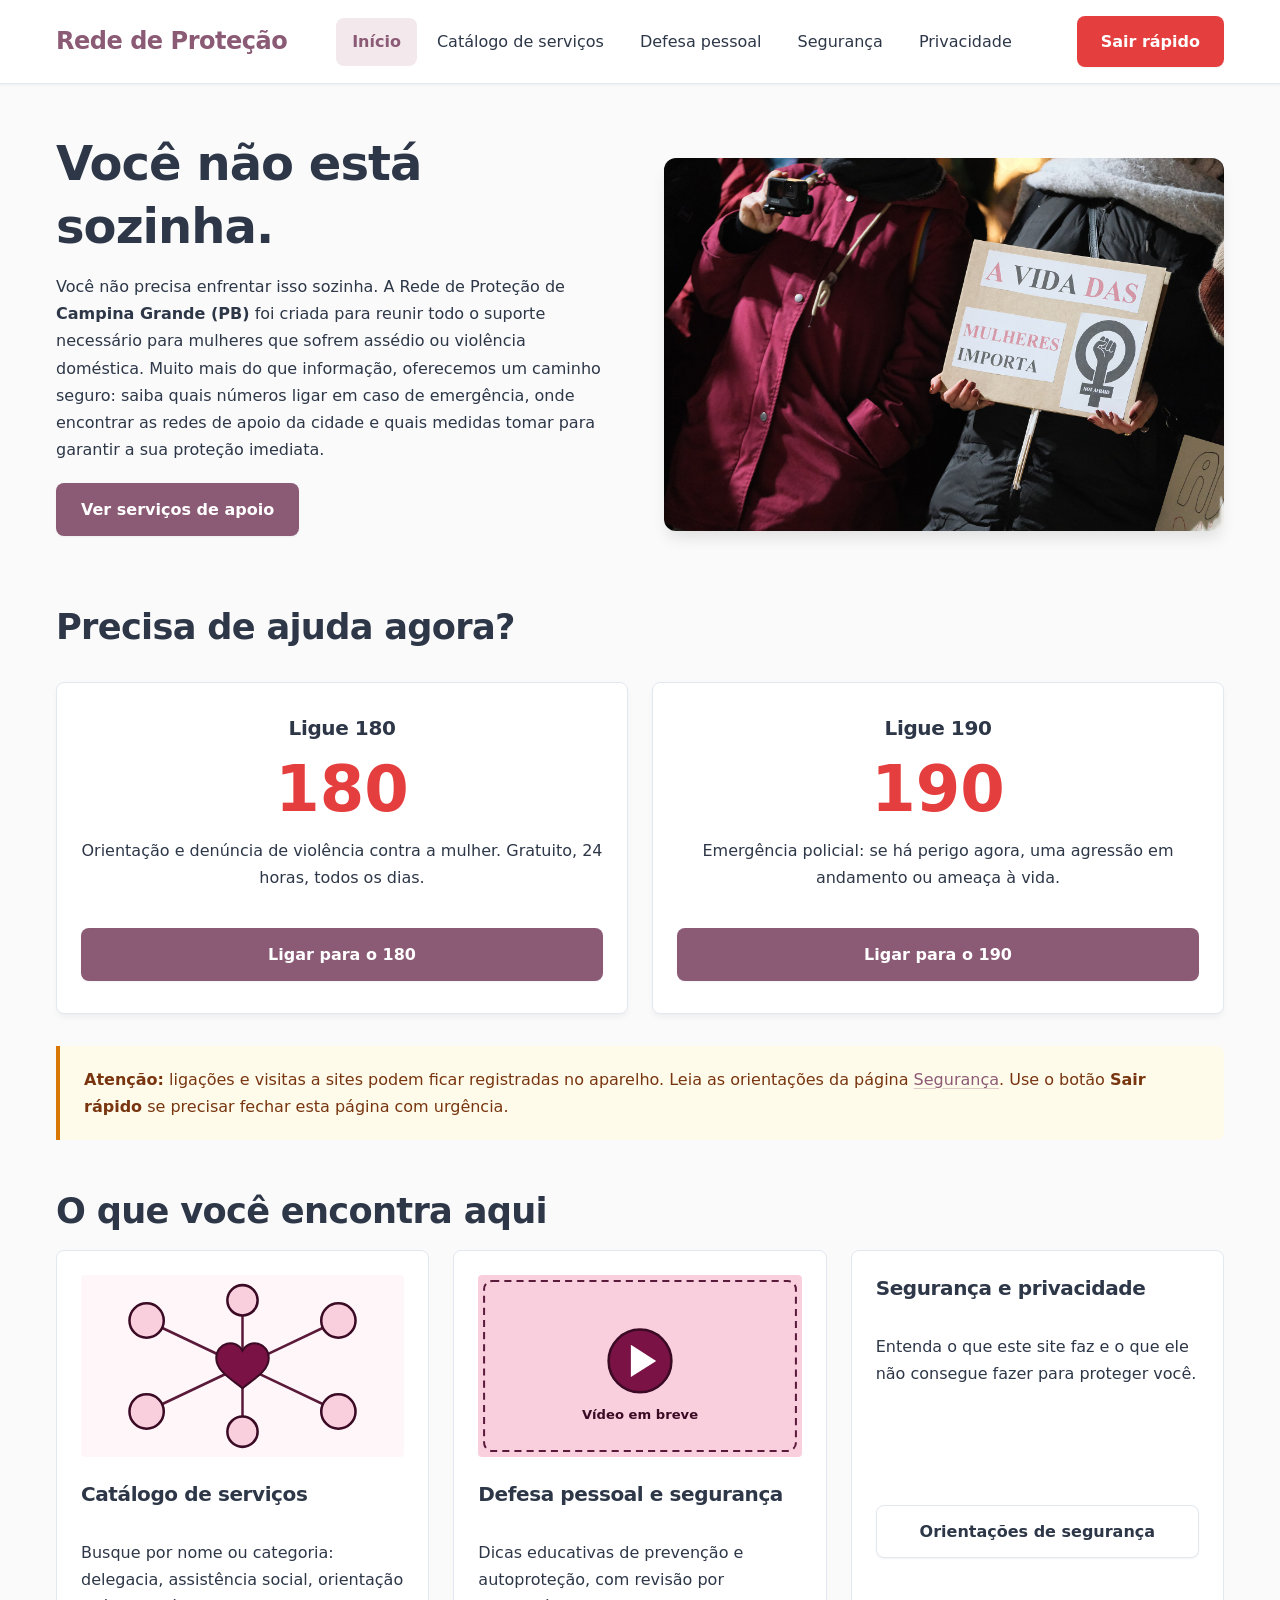
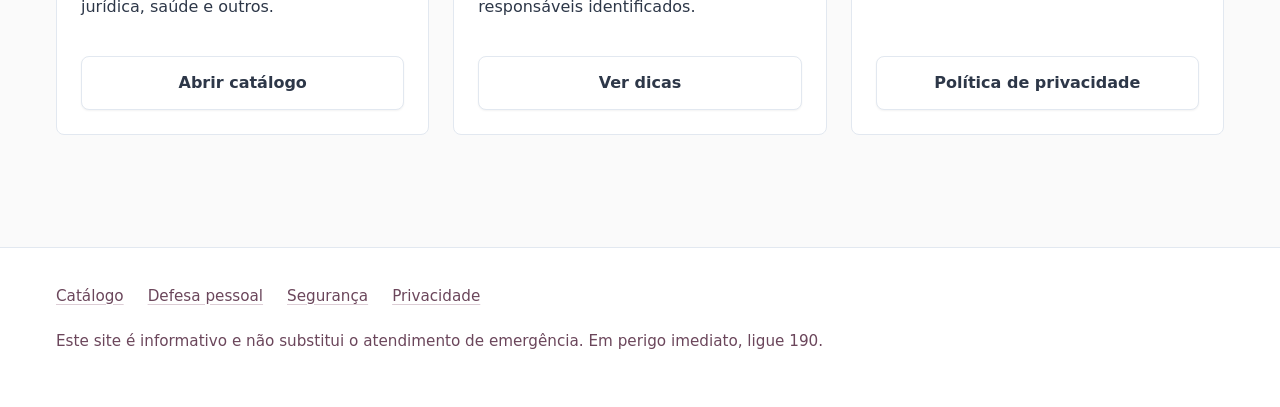
<file: index.html>
<!DOCTYPE html>
<html lang="pt-BR">
<head>
  <meta charset="utf-8">
  <meta name="viewport" content="width=device-width, initial-scale=1">
  <meta http-equiv="Content-Security-Policy" content="default-src 'self'; script-src 'self'; style-src 'self'; img-src 'self' data:; connect-src 'self'; frame-src 'none'; object-src 'none'; base-uri 'none'; form-action 'none'">
  <meta name="referrer" content="no-referrer">
  <meta name="robots" content="noindex">
  <title>Rede de Proteção — Início</title>
  <link rel="stylesheet" href="style.css">
</head>
<body>
  <a class="pular-conteudo" href="#conteudo">Pular para o conteúdo</a>

  <header class="topo">
    <div class="container topo__barra">
      <a class="marca" href="index.html">Rede de Proteção</a>
      <nav aria-label="Navegação principal">
        <ul class="menu">
          <li><a href="index.html" aria-current="page">Início</a></li>
          <li><a href="catalogo.html">Catálogo de serviços</a></li>
          <li><a href="defesa_pessoal.html">Defesa pessoal</a></li>
          <li><a href="seguranca.html">Segurança</a></li>
          <li><a href="privacidade.html">Privacidade</a></li>
        </ul>
      </nav>
      <a id="saida-rapida" class="botao botao--saida" href="https://www.google.com.br/" aria-label="Sair rápido: fecha esta página e abre um site neutro">Sair rápido</a>
    </div>
  </header>

  <main id="conteudo" class="container" tabindex="-1">
    <section class="hero" aria-labelledby="titulo-principal">
      <div>
        <h1 id="titulo-principal">Você não está sozinha.</h1>
        <p>Você não precisa enfrentar isso sozinha. A Rede de Proteção de <strong>Campina Grande (PB)</strong> foi criada para reunir todo o suporte necessário para mulheres que sofrem assédio ou violência doméstica. Muito mais do que informação, oferecemos um caminho seguro: saiba quais números ligar em caso de emergência, onde encontrar as redes de apoio da cidade e quais medidas tomar para garantir a sua proteção imediata.</p>
        <p><a class="botao" href="catalogo.html">Ver serviços de apoio</a></p>
      </div>
      <div class="hero__imagem">
        <img src="img/2021_11_Manifestação_pela_eliminação_da_violência_contra_a_mulher_(51705616891).jpg" width="640" height="400" alt="Ilustração de duas mulheres se abraçando, representando acolhimento.">
      </div>
    </section>

    <section class="secao" aria-labelledby="titulo-emergencia">
      <h2 id="titulo-emergencia">Precisa de ajuda agora?</h2>
      <div class="emergencia">
        <article class="emergencia__item" aria-labelledby="t180">
          <h3 id="t180">Ligue 180</h3>
          <span class="emergencia__numero" aria-hidden="true">180</span>
          <p>Orientação e denúncia de violência contra a mulher. Gratuito, 24 horas, todos os dias.</p>
          <a class="botao" href="tel:180" aria-label="Ligar para o 180, Central de Atendimento à Mulher">Ligar para o 180</a>
        </article>
        <article class="emergencia__item" aria-labelledby="t190">
          <h3 id="t190">Ligue 190</h3>
          <span class="emergencia__numero" aria-hidden="true">190</span>
          <p>Emergência policial: se há perigo agora, uma agressão em andamento ou ameaça à vida.</p>
          <a class="botao" href="tel:190" aria-label="Ligar para o 190, emergência policial">Ligar para o 190</a>
        </article>
      </div>
      <div class="aviso" role="note">
        <p><strong>Atenção:</strong> ligações e visitas a sites podem ficar registradas no aparelho. Leia as orientações da página <a href="seguranca.html">Segurança</a>. Use o botão <strong>Sair rápido</strong> se precisar fechar esta página com urgência.</p>
      </div>
    </section>

    <section class="secao" aria-labelledby="titulo-o-que-fazemos">
      <h2 id="titulo-o-que-fazemos">O que você encontra aqui</h2>
      <ul class="grade">
        <li class="card">
          <div class="card__imagem"><img src="img/rede.svg" width="640" height="360" alt="" ></div>
          <h3>Catálogo de serviços</h3>
          <p>Busque por nome ou categoria: delegacia, assistência social, orientação jurídica, saúde e outros.</p>
          <a class="botao botao--secundario" href="catalogo.html">Abrir catálogo</a>
        </li>
        <li class="card">
          <div class="card__imagem"><img src="img/video-capa.svg" width="640" height="360" alt=""></div>
          <h3>Defesa pessoal e segurança</h3>
          <p>Dicas educativas de prevenção e autoproteção, com revisão por responsáveis identificados.</p>
          <a class="botao botao--secundario" href="defesa_pessoal.html">Ver dicas</a>
        </li>
        <li class="card">
          <h3>Segurança e privacidade</h3>
          <p>Entenda o que este site faz e o que ele não consegue fazer para proteger você.</p>
          <a class="botao botao--secundario" href="seguranca.html">Orientações de segurança</a>
          <a class="botao botao--secundario" href="privacidade.html">Política de privacidade</a>
        </li>
      </ul>
    </section>
  </main>

  <footer class="rodape">
    <div class="container">
      <ul>
        <li><a href="catalogo.html">Catálogo</a></li>
        <li><a href="defesa_pessoal.html">Defesa pessoal</a></li>
        <li><a href="seguranca.html">Segurança</a></li>
        <li><a href="privacidade.html">Privacidade</a></li>
      </ul>
      <p>Este site é informativo e não substitui o atendimento de emergência. Em perigo imediato, ligue 190.</p>
    </div>
  </footer>

  <script type="module" src="comum.js"></script>
</body>
</html>
</file>
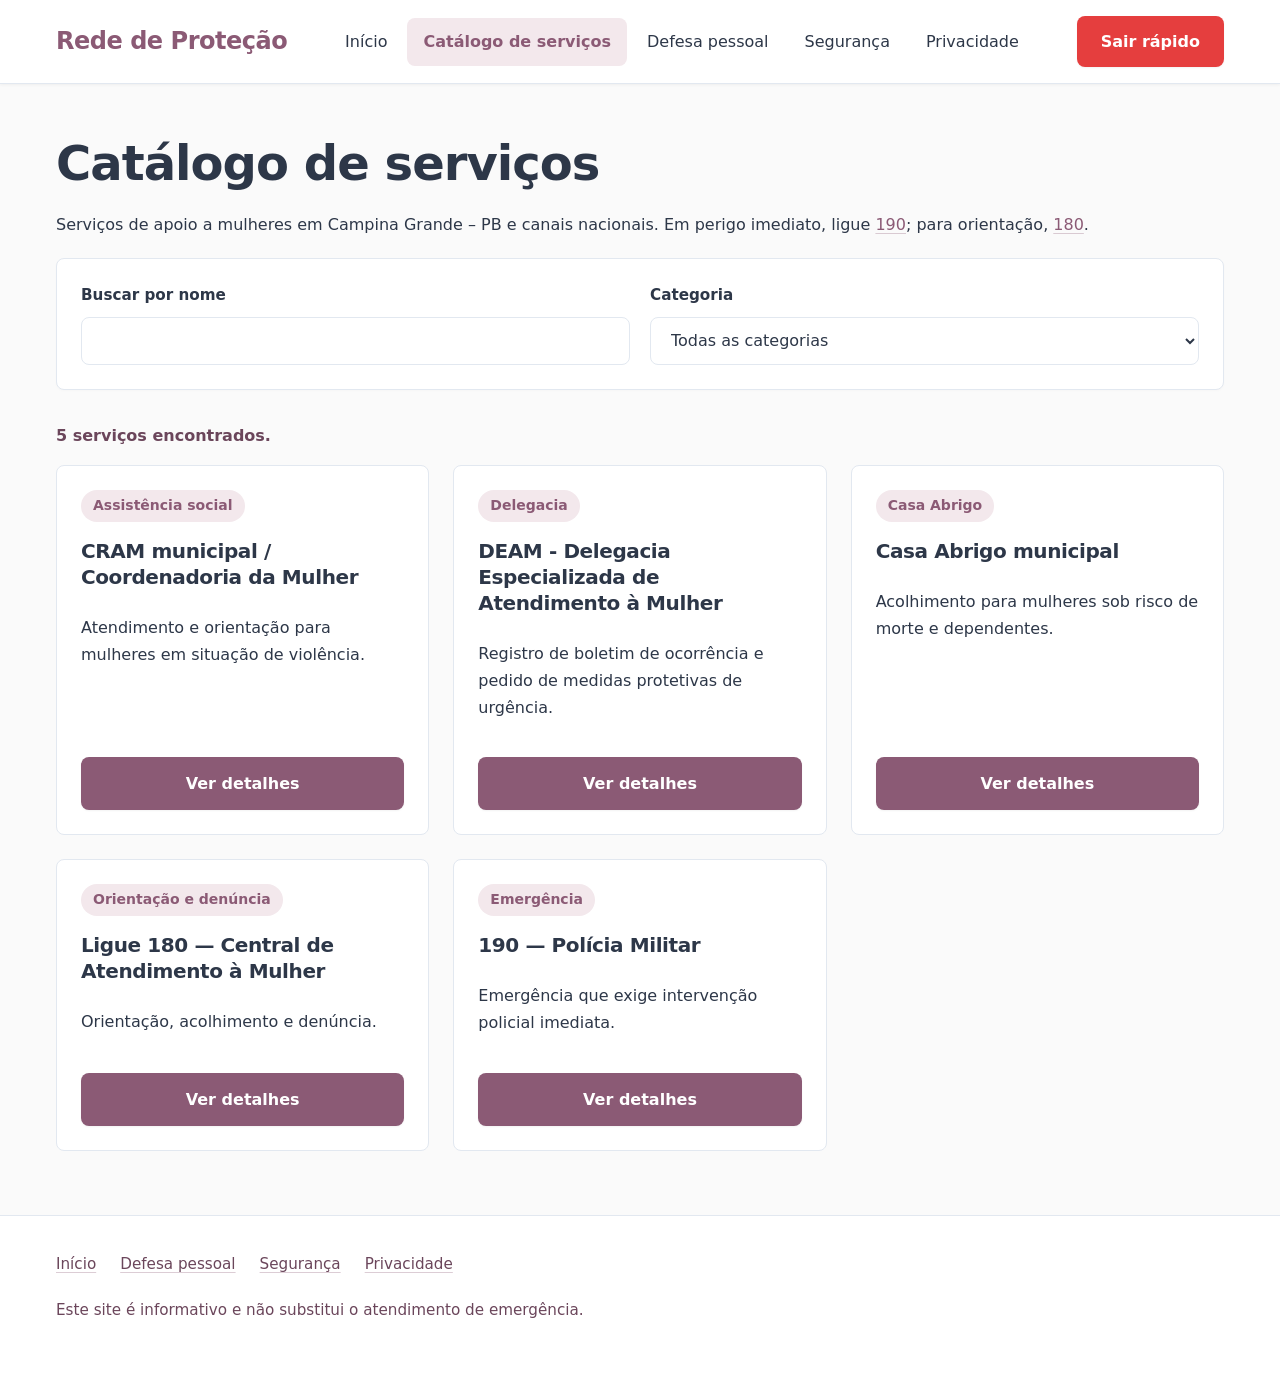
<file: catalogo.html>
<!DOCTYPE html>
<html lang="pt-BR">
<head>
  <meta charset="utf-8">
  <meta name="viewport" content="width=device-width, initial-scale=1">
  <meta http-equiv="Content-Security-Policy" content="default-src 'self'; script-src 'self' 'unsafe-inline'; style-src 'self'; ...">    <meta name="robots" content="noindex">
  <title>Catálogo de serviços — Rede de Proteção</title>
  <link rel="stylesheet" href="style.css">
</head>
<body>
  <a class="pular-conteudo" href="#conteudo">Pular para o conteúdo</a>

  <header class="topo">
    <div class="container topo__barra">
      <a class="marca" href="index.html">Rede de Proteção</a>
      <nav aria-label="Navegação principal">
        <ul class="menu">
          <li><a href="index.html">Início</a></li>
          <li><a href="catalogo.html" aria-current="page">Catálogo de serviços</a></li>
          <li><a href="defesa_pessoal.html">Defesa pessoal</a></li>
          <li><a href="seguranca.html">Segurança</a></li>
          <li><a href="privacidade.html">Privacidade</a></li>
        </ul>
      </nav>
      <a id="saida-rapida" class="botao botao--saida" href="https://www.google.com.br/" aria-label="Sair rápido: fecha esta página e abre um site neutro">Sair rápido</a>
    </div>
  </header>

  <main id="conteudo" class="container" tabindex="-1">
    <h1>Catálogo de serviços</h1>
    <p>Serviços de apoio a mulheres em Campina Grande – PB e canais nacionais. Em perigo imediato, ligue <a href="tel:190">190</a>; para orientação, <a href="tel:180">180</a>.</p>

    <!-- Filtro local: não envia dados e nada do que é digitado é guardado. -->
    <form class="filtros" id="form-filtros" role="search" aria-label="Buscar serviços" novalidate>
      <div class="campo">
        <label for="busca-nome">Buscar por nome</label>
        <input type="search" id="busca-nome" name="nome" autocomplete="off" autocapitalize="off" spellcheck="false" aria-describedby="ajuda-busca">
        <p id="ajuda-busca" class="sr-only">Os resultados são atualizados enquanto você digita.</p>
      </div>
      <div class="campo">
        <label for="filtro-categoria">Categoria</label>
        <select id="filtro-categoria" name="categoria">
          <option value="">Todas as categorias</option>
        </select>
      </div>
    </form>

    <p id="status-busca" class="status" role="status" aria-live="polite"></p>
    <ul id="lista-servicos" class="grade" aria-label="Resultados"></ul>

    <noscript>
      <div class="aviso"><p>Este catálogo precisa de JavaScript. Enquanto isso, ligue <a href="tel:180">180</a> (orientação) ou <a href="tel:190">190</a> (emergência).</p></div>
    </noscript>
  </main>

  <footer class="rodape">
    <div class="container">
      <ul>
        <li><a href="index.html">Início</a></li>
        <li><a href="defesa_pessoal.html">Defesa pessoal</a></li>
        <li><a href="seguranca.html">Segurança</a></li>
        <li><a href="privacidade.html">Privacidade</a></li>
      </ul>
      <p>Este site é informativo e não substitui o atendimento de emergência.</p>
    </div>
  </footer>

  <script type="module" src="busca.js"></script>
</body>
</html>
</file>
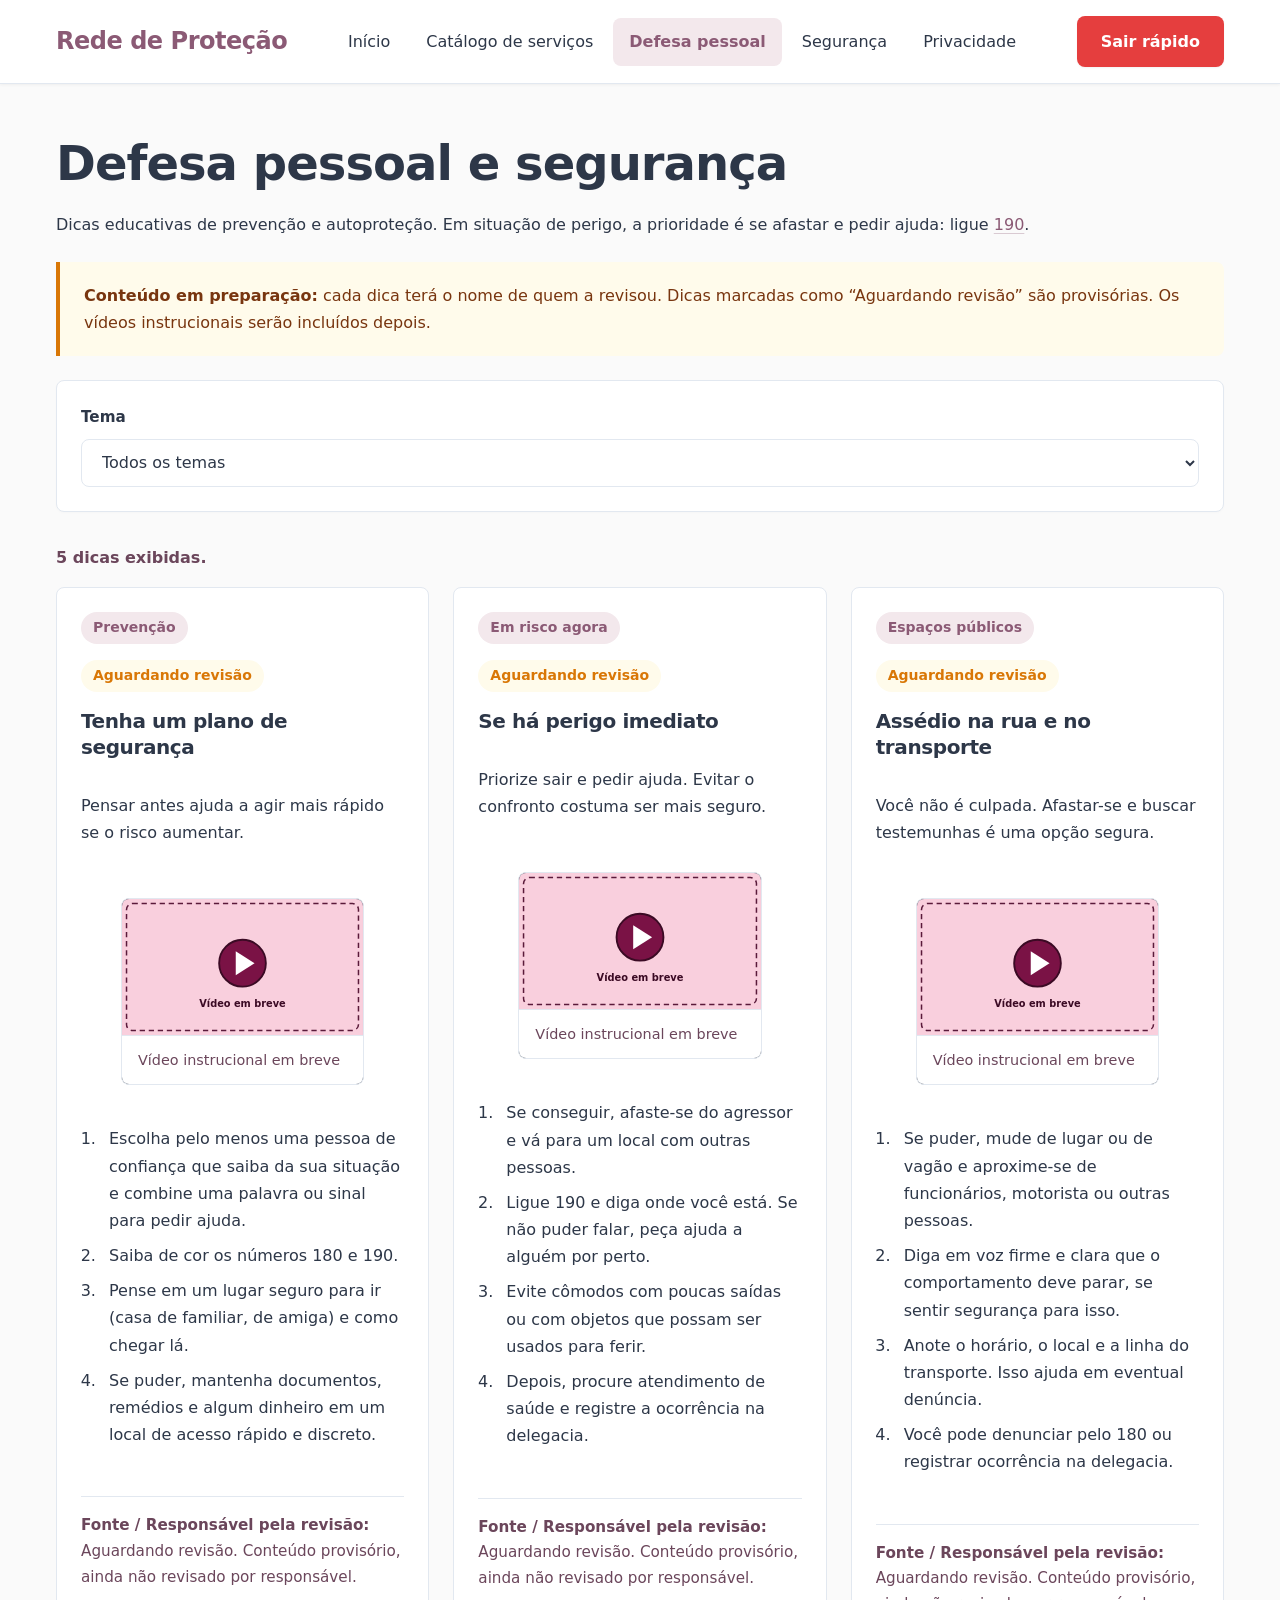
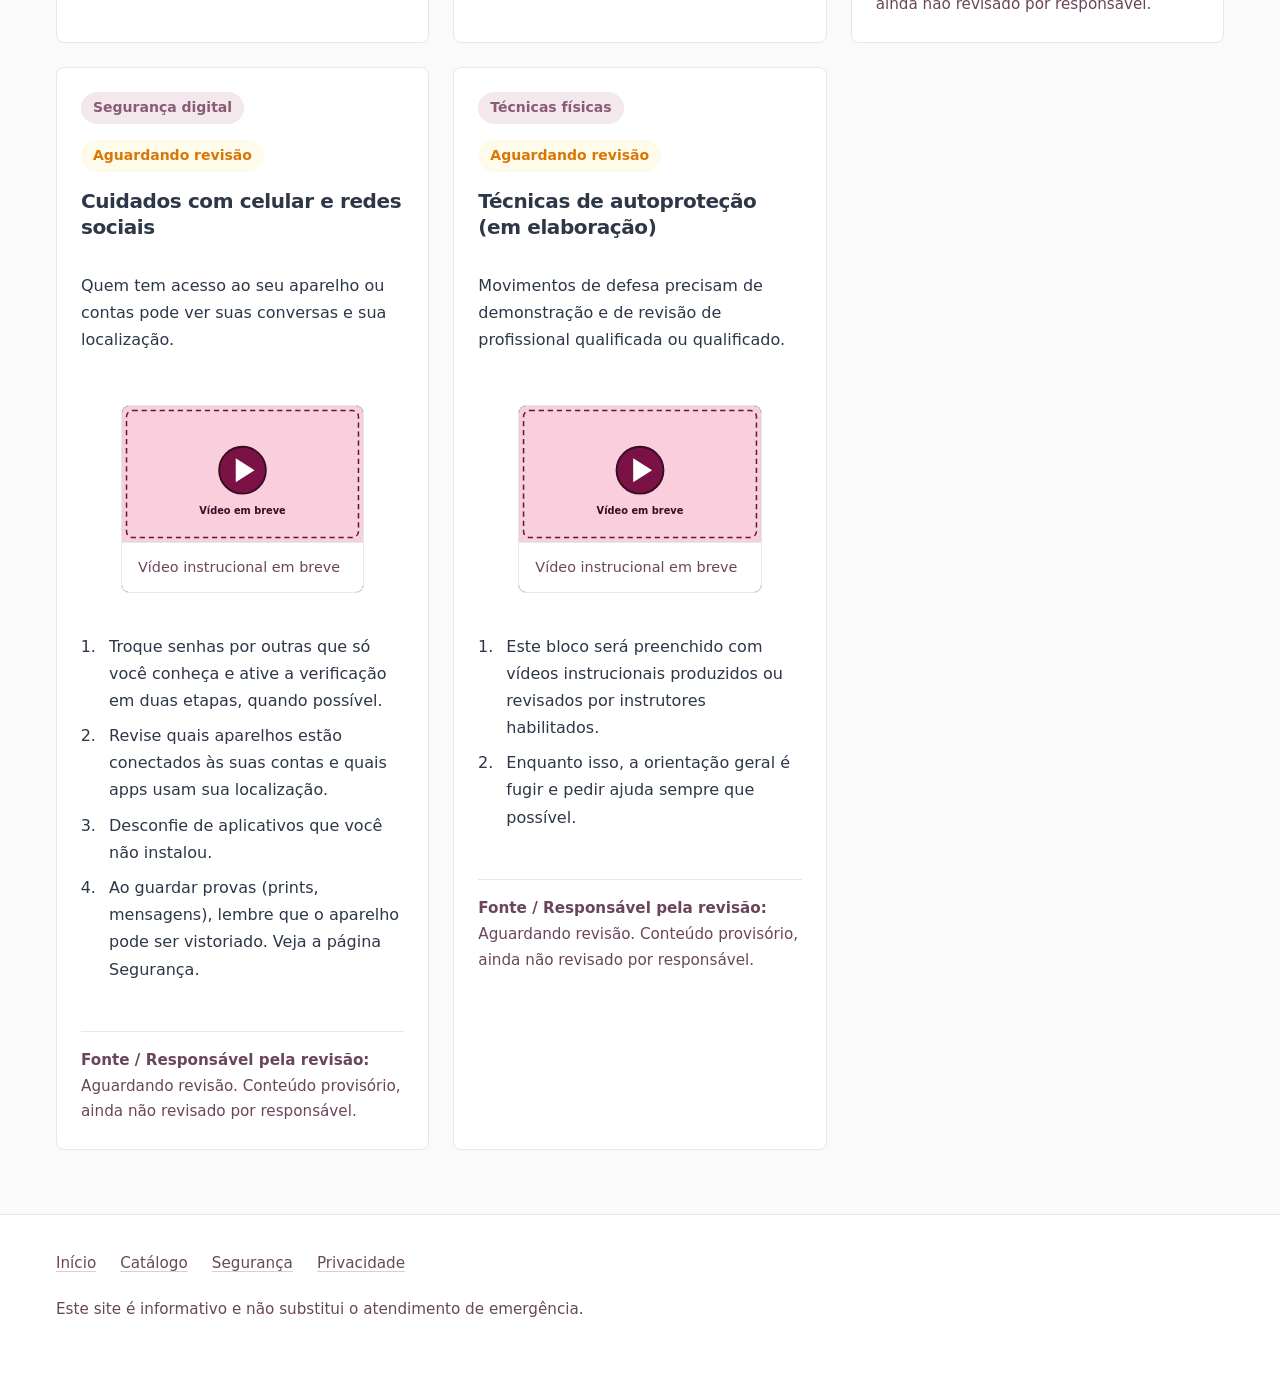
<file: defesa_pessoal.html>
<!DOCTYPE html>
<html lang="pt-BR">
<head>
  <meta charset="utf-8">
  <meta name="viewport" content="width=device-width, initial-scale=1">
  <!-- frame-src 'none': nenhum vídeo externo é carregado. Para liberar vídeos no futuro, veja o comentário em defesa.js. -->
  <meta http-equiv="Content-Security-Policy" content="default-src 'self'; script-src 'self'; style-src 'self'; img-src 'self' data:; connect-src 'self'; frame-src 'none'; object-src 'none'; base-uri 'none'; form-action 'none'">
  <meta name="referrer" content="no-referrer">
  <meta name="robots" content="noindex">
  <title>Defesa pessoal e segurança — Rede de Proteção</title>
  <link rel="stylesheet" href="style.css">
</head>
<body>
  <a class="pular-conteudo" href="#conteudo">Pular para o conteúdo</a>

  <header class="topo">
    <div class="container topo__barra">
      <a class="marca" href="index.html">Rede de Proteção</a>
      <nav aria-label="Navegação principal">
        <ul class="menu">
          <li><a href="index.html">Início</a></li>
          <li><a href="catalogo.html">Catálogo de serviços</a></li>
          <li><a href="defesa_pessoal.html" aria-current="page">Defesa pessoal</a></li>
          <li><a href="seguranca.html">Segurança</a></li>
          <li><a href="privacidade.html">Privacidade</a></li>
        </ul>
      </nav>
      <a id="saida-rapida" class="botao botao--saida" href="https://www.google.com.br/" aria-label="Sair rápido: fecha esta página e abre um site neutro">Sair rápido</a>
    </div>
  </header>

  <main id="conteudo" class="container" tabindex="-1">
    <h1>Defesa pessoal e segurança</h1>
    <p>Dicas educativas de prevenção e autoproteção. Em situação de perigo, a prioridade é se afastar e pedir ajuda: ligue <a href="tel:190">190</a>.</p>

    <div class="aviso" role="note">
      <p><strong>Conteúdo em preparação:</strong> cada dica terá o nome de quem a revisou. Dicas marcadas como “Aguardando revisão” são provisórias. Os vídeos instrucionais serão incluídos depois.</p>
    </div>

    <form class="filtros" id="form-dicas" aria-label="Filtrar dicas" novalidate>
      <div class="campo">
        <label for="filtro-dicas">Tema</label>
        <select id="filtro-dicas">
          <option value="">Todos os temas</option>
        </select>
      </div>
    </form>

    <p id="status-dicas" class="status" role="status" aria-live="polite"></p>
    <ul id="lista-dicas" class="grade" aria-label="Dicas de segurança"></ul>

    <noscript>
      <div class="aviso"><p>Esta página precisa de JavaScript. Em perigo, ligue <a href="tel:190">190</a>; para orientação, <a href="tel:180">180</a>.</p></div>
    </noscript>
  </main>

  <footer class="rodape">
    <div class="container">
      <ul>
        <li><a href="index.html">Início</a></li>
        <li><a href="catalogo.html">Catálogo</a></li>
        <li><a href="seguranca.html">Segurança</a></li>
        <li><a href="privacidade.html">Privacidade</a></li>
      </ul>
      <p>Este site é informativo e não substitui o atendimento de emergência.</p>
    </div>
  </footer>

  <script type="module" src="comum.js"></script>
  <script type="module" src="defesa.js"></script>
</body>
</html>
</file>
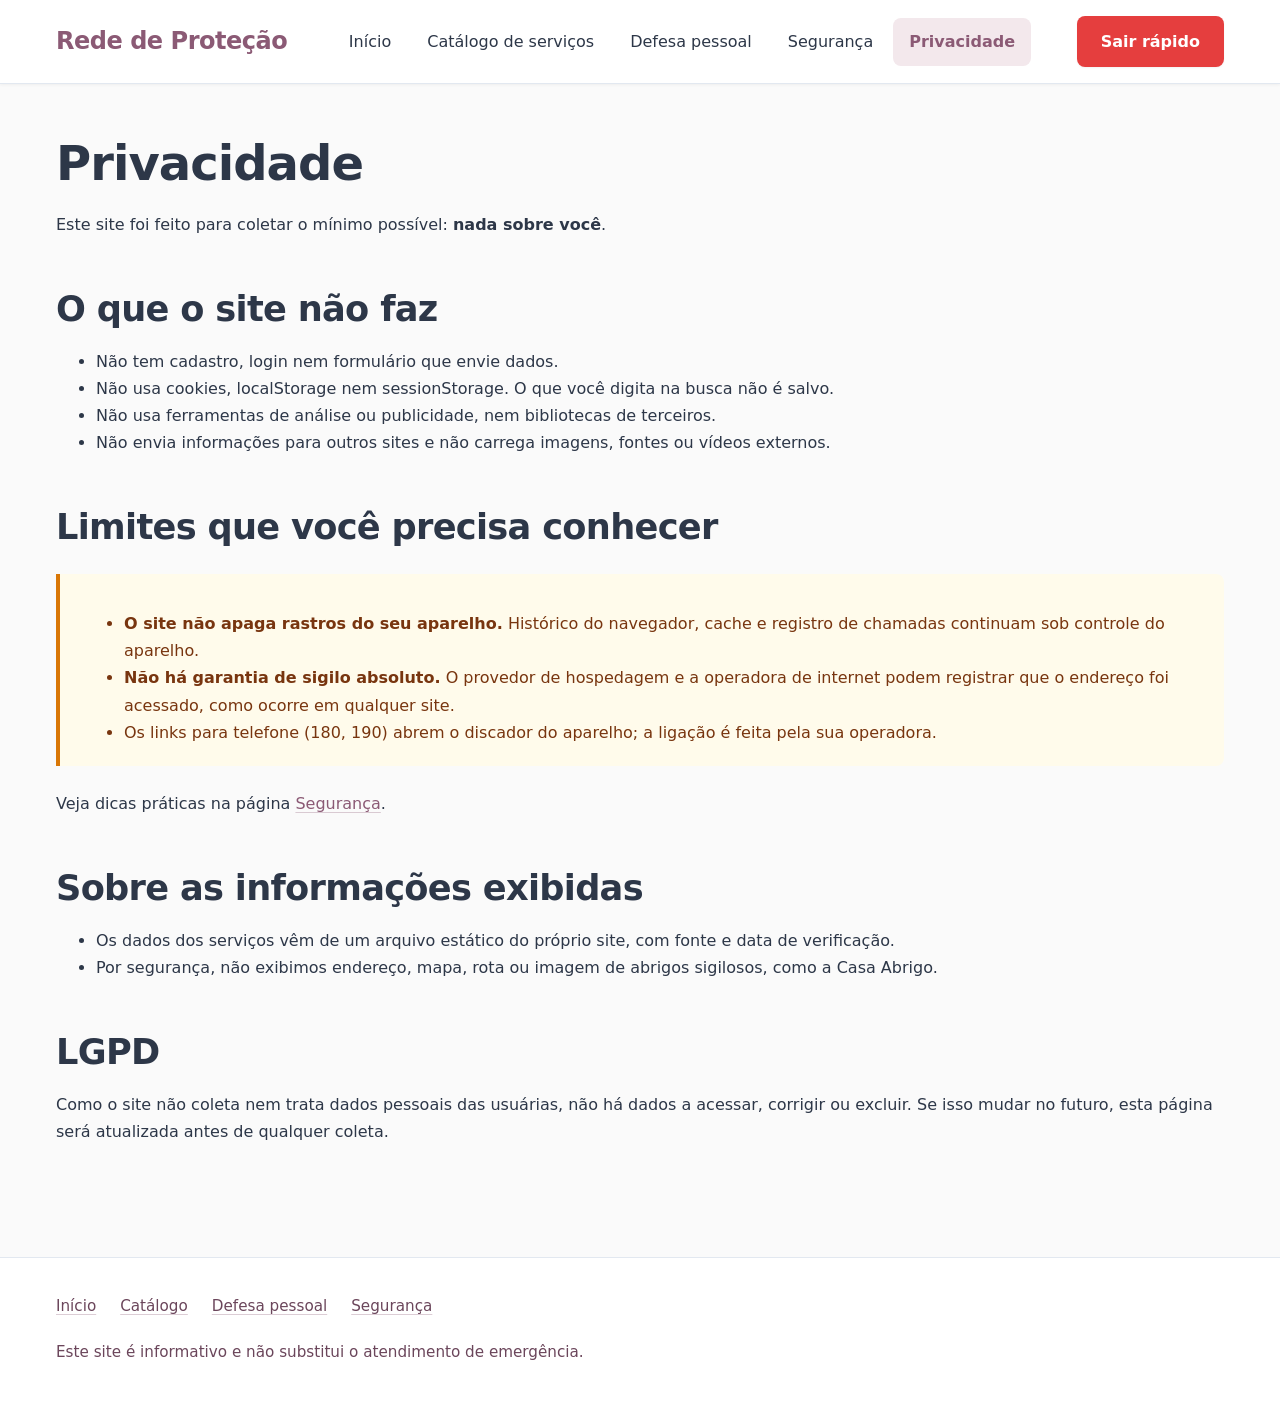
<file: privacidade.html>
<!DOCTYPE html>
<html lang="pt-BR">
<head>
  <meta charset="utf-8">
  <meta name="viewport" content="width=device-width, initial-scale=1">
  <meta http-equiv="Content-Security-Policy" content="default-src 'self'; script-src 'self'; style-src 'self'; img-src 'self' data:; connect-src 'self'; frame-src 'none'; object-src 'none'; base-uri 'none'; form-action 'none'">
  <meta name="referrer" content="no-referrer">
  <meta name="robots" content="noindex">
  <title>Privacidade — Rede de Proteção</title>
  <link rel="stylesheet" href="style.css">
</head>
<body>
  <a class="pular-conteudo" href="#conteudo">Pular para o conteúdo</a>

  <header class="topo">
    <div class="container topo__barra">
      <a class="marca" href="index.html">Rede de Proteção</a>
      <nav aria-label="Navegação principal">
        <ul class="menu">
          <li><a href="index.html">Início</a></li>
          <li><a href="catalogo.html">Catálogo de serviços</a></li>
          <li><a href="defesa_pessoal.html">Defesa pessoal</a></li>
          <li><a href="seguranca.html">Segurança</a></li>
          <li><a href="privacidade.html" aria-current="page">Privacidade</a></li>
        </ul>
      </nav>
      <a id="saida-rapida" class="botao botao--saida" href="https://www.google.com.br/" aria-label="Sair rápido: fecha esta página e abre um site neutro">Sair rápido</a>
    </div>
  </header>

  <main id="conteudo" class="container" tabindex="-1">
    <h1>Privacidade</h1>
    <p>Este site foi feito para coletar o mínimo possível: <strong>nada sobre você</strong>.</p>

    <section class="secao" aria-labelledby="h-nao-coletamos">
      <h2 id="h-nao-coletamos">O que o site não faz</h2>
      <ul>
        <li>Não tem cadastro, login nem formulário que envie dados.</li>
        <li>Não usa cookies, localStorage nem sessionStorage. O que você digita na busca não é salvo.</li>
        <li>Não usa ferramentas de análise ou publicidade, nem bibliotecas de terceiros.</li>
        <li>Não envia informações para outros sites e não carrega imagens, fontes ou vídeos externos.</li>
      </ul>
    </section>

    <section class="secao" aria-labelledby="h-limites">
      <h2 id="h-limites">Limites que você precisa conhecer</h2>
      <div class="aviso" role="note">
        <ul>
          <li><strong>O site não apaga rastros do seu aparelho.</strong> Histórico do navegador, cache e registro de chamadas continuam sob controle do aparelho.</li>
          <li><strong>Não há garantia de sigilo absoluto.</strong> O provedor de hospedagem e a operadora de internet podem registrar que o endereço foi acessado, como ocorre em qualquer site.</li>
          <li>Os links para telefone (180, 190) abrem o discador do aparelho; a ligação é feita pela sua operadora.</li>
        </ul>
      </div>
      <p>Veja dicas práticas na página <a href="seguranca.html">Segurança</a>.</p>
    </section>

    <section class="secao" aria-labelledby="h-dados">
      <h2 id="h-dados">Sobre as informações exibidas</h2>
      <ul>
        <li>Os dados dos serviços vêm de um arquivo estático do próprio site, com fonte e data de verificação.</li>
        <li>Por segurança, não exibimos endereço, mapa, rota ou imagem de abrigos sigilosos, como a Casa Abrigo.</li>
      </ul>
    </section>

    <section class="secao" aria-labelledby="h-lgpd">
      <h2 id="h-lgpd">LGPD</h2>
      <p>Como o site não coleta nem trata dados pessoais das usuárias, não há dados a acessar, corrigir ou excluir. Se isso mudar no futuro, esta página será atualizada antes de qualquer coleta.</p>
    </section>
  </main>

  <footer class="rodape">
    <div class="container">
      <ul>
        <li><a href="index.html">Início</a></li>
        <li><a href="catalogo.html">Catálogo</a></li>
        <li><a href="defesa_pessoal.html">Defesa pessoal</a></li>
        <li><a href="seguranca.html">Segurança</a></li>
      </ul>
      <p>Este site é informativo e não substitui o atendimento de emergência.</p>
    </div>
  </footer>

  <script type="module" src="comum.js"></script>
</body>
</html>
</file>
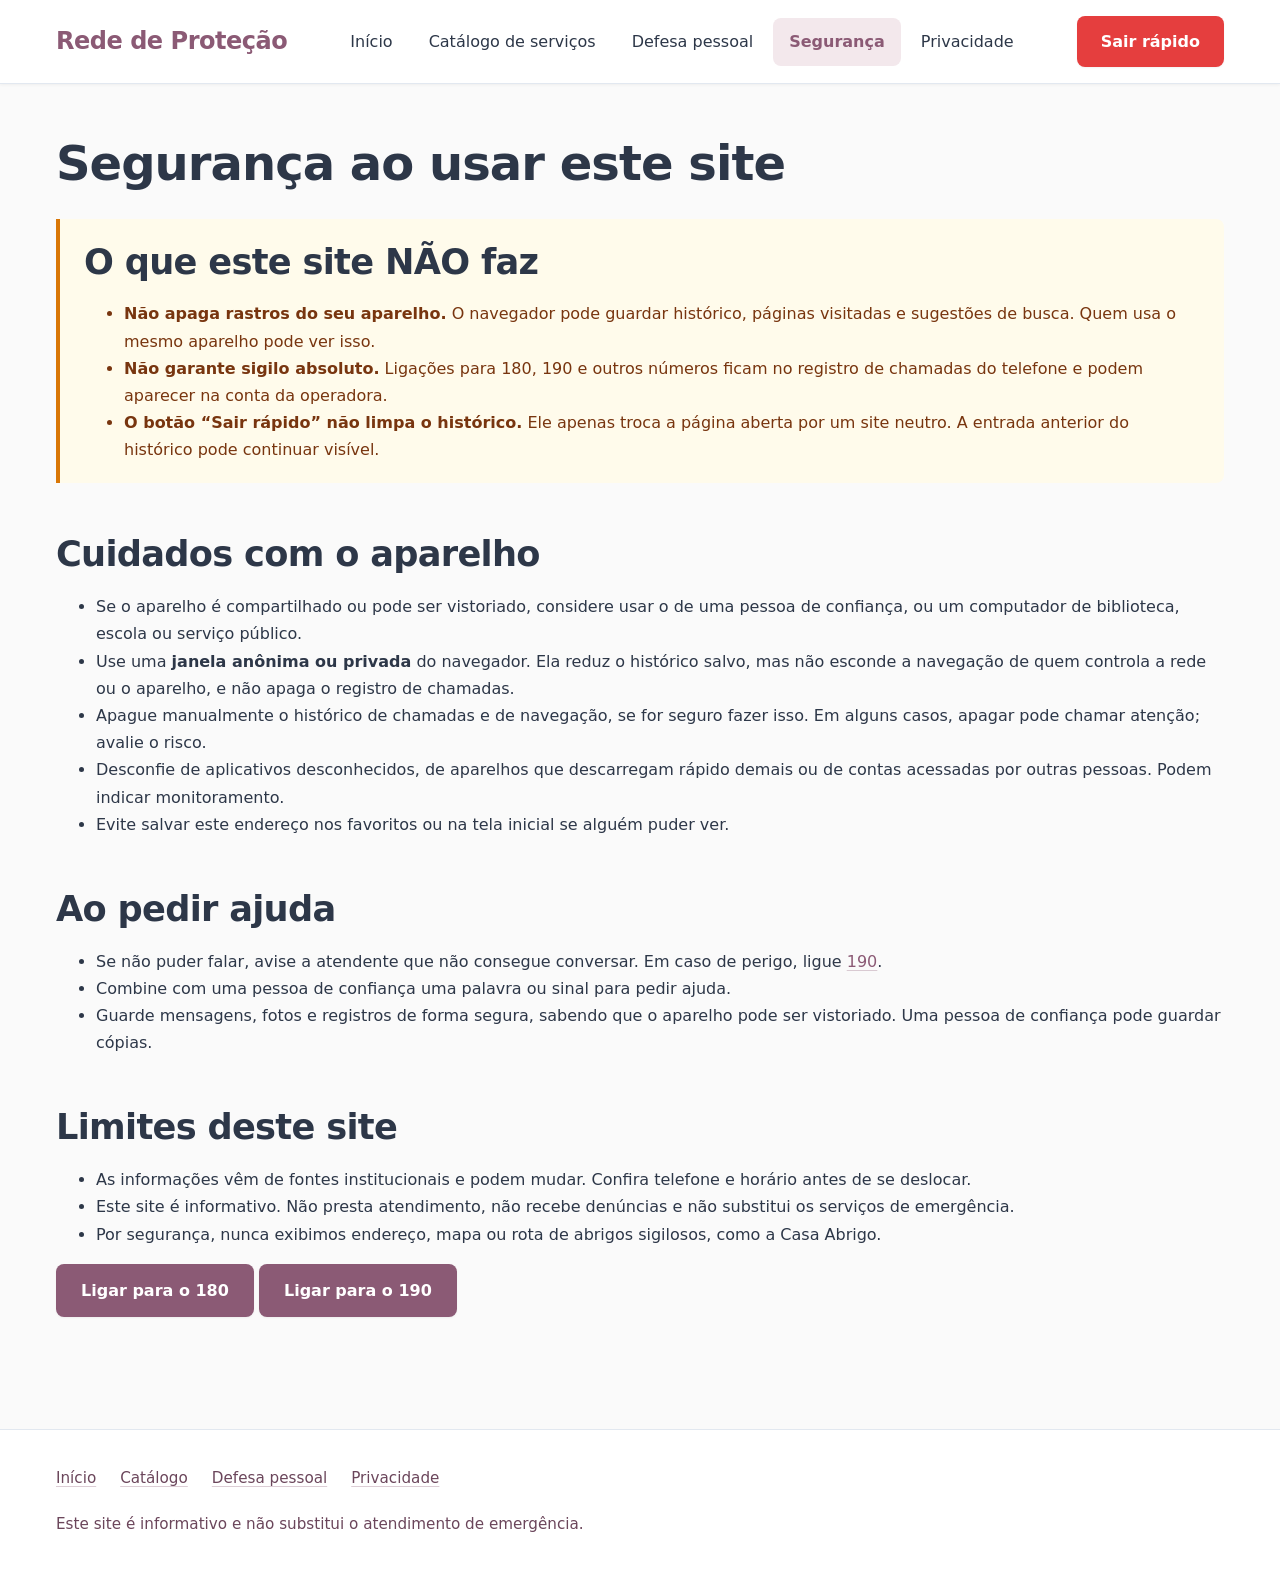
<file: seguranca.html>
<!DOCTYPE html>
<html lang="pt-BR">
<head>
  <meta charset="utf-8">
  <meta name="viewport" content="width=device-width, initial-scale=1">
  <meta http-equiv="Content-Security-Policy" content="default-src 'self'; script-src 'self'; style-src 'self'; img-src 'self' data:; connect-src 'self'; frame-src 'none'; object-src 'none'; base-uri 'none'; form-action 'none'">
  <meta name="referrer" content="no-referrer">
  <meta name="robots" content="noindex">
  <title>Segurança ao usar este site — Rede de Proteção</title>
  <link rel="stylesheet" href="style.css">
</head>
<body>
  <a class="pular-conteudo" href="#conteudo">Pular para o conteúdo</a>

  <header class="topo">
    <div class="container topo__barra">
      <a class="marca" href="index.html">Rede de Proteção</a>
      <nav aria-label="Navegação principal">
        <ul class="menu">
          <li><a href="index.html">Início</a></li>
          <li><a href="catalogo.html">Catálogo de serviços</a></li>
          <li><a href="defesa_pessoal.html">Defesa pessoal</a></li>
          <li><a href="seguranca.html" aria-current="page">Segurança</a></li>
          <li><a href="privacidade.html">Privacidade</a></li>
        </ul>
      </nav>
      <a id="saida-rapida" class="botao botao--saida" href="https://www.google.com.br/" aria-label="Sair rápido: fecha esta página e abre um site neutro">Sair rápido</a>
    </div>
  </header>

  <main id="conteudo" class="container" tabindex="-1">
    <h1>Segurança ao usar este site</h1>

    <div class="aviso" role="note">
      <h2>O que este site NÃO faz</h2>
      <ul>
        <li><strong>Não apaga rastros do seu aparelho.</strong> O navegador pode guardar histórico, páginas visitadas e sugestões de busca. Quem usa o mesmo aparelho pode ver isso.</li>
        <li><strong>Não garante sigilo absoluto.</strong> Ligações para 180, 190 e outros números ficam no registro de chamadas do telefone e podem aparecer na conta da operadora.</li>
        <li><strong>O botão “Sair rápido” não limpa o histórico.</strong> Ele apenas troca a página aberta por um site neutro. A entrada anterior do histórico pode continuar visível.</li>
      </ul>
    </div>

    <section class="secao" aria-labelledby="h-aparelho">
      <h2 id="h-aparelho">Cuidados com o aparelho</h2>
      <ul>
        <li>Se o aparelho é compartilhado ou pode ser vistoriado, considere usar o de uma pessoa de confiança, ou um computador de biblioteca, escola ou serviço público.</li>
        <li>Use uma <strong>janela anônima ou privada</strong> do navegador. Ela reduz o histórico salvo, mas não esconde a navegação de quem controla a rede ou o aparelho, e não apaga o registro de chamadas.</li>
        <li>Apague manualmente o histórico de chamadas e de navegação, se for seguro fazer isso. Em alguns casos, apagar pode chamar atenção; avalie o risco.</li>
        <li>Desconfie de aplicativos desconhecidos, de aparelhos que descarregam rápido demais ou de contas acessadas por outras pessoas. Podem indicar monitoramento.</li>
        <li>Evite salvar este endereço nos favoritos ou na tela inicial se alguém puder ver.</li>
      </ul>
    </section>

    <section class="secao" aria-labelledby="h-ligacao">
      <h2 id="h-ligacao">Ao pedir ajuda</h2>
      <ul>
        <li>Se não puder falar, avise a atendente que não consegue conversar. Em caso de perigo, ligue <a href="tel:190">190</a>.</li>
        <li>Combine com uma pessoa de confiança uma palavra ou sinal para pedir ajuda.</li>
        <li>Guarde mensagens, fotos e registros de forma segura, sabendo que o aparelho pode ser vistoriado. Uma pessoa de confiança pode guardar cópias.</li>
      </ul>
    </section>

    <section class="secao" aria-labelledby="h-limites">
      <h2 id="h-limites">Limites deste site</h2>
      <ul>
        <li>As informações vêm de fontes institucionais e podem mudar. Confira telefone e horário antes de se deslocar.</li>
        <li>Este site é informativo. Não presta atendimento, não recebe denúncias e não substitui os serviços de emergência.</li>
        <li>Por segurança, nunca exibimos endereço, mapa ou rota de abrigos sigilosos, como a Casa Abrigo.</li>
      </ul>
      <p><a class="botao" href="tel:180">Ligar para o 180</a> <a class="botao" href="tel:190">Ligar para o 190</a></p>
    </section>
  </main>

  <footer class="rodape">
    <div class="container">
      <ul>
        <li><a href="index.html">Início</a></li>
        <li><a href="catalogo.html">Catálogo</a></li>
        <li><a href="defesa_pessoal.html">Defesa pessoal</a></li>
        <li><a href="privacidade.html">Privacidade</a></li>
      </ul>
      <p>Este site é informativo e não substitui o atendimento de emergência.</p>
    </div>
  </footer>

  <script type="module" src="comum.js"></script>
</body>
</html>
</file>
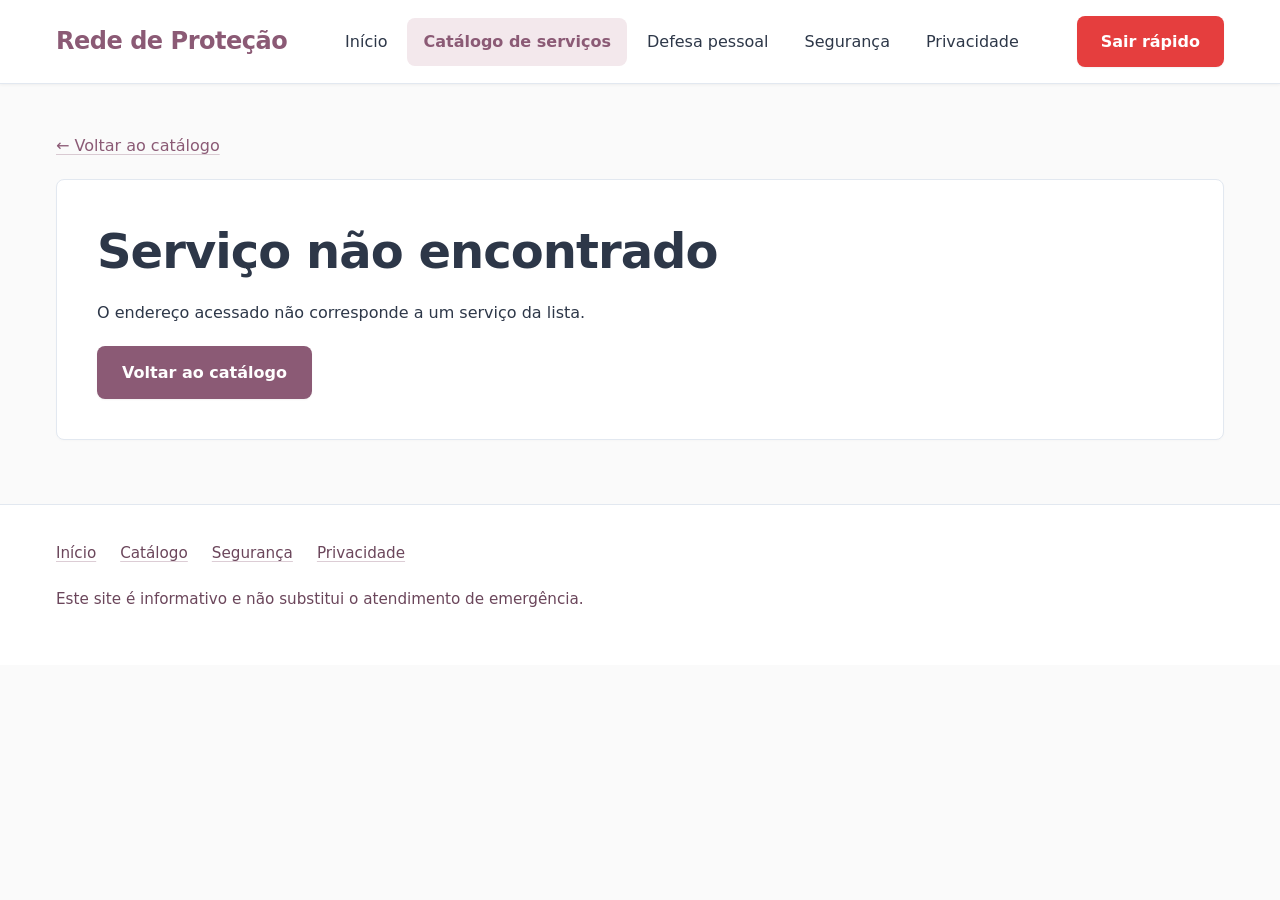
<file: servico.html>
<!DOCTYPE html>
<html lang="pt-BR">
<head>
  <meta charset="utf-8">
  <meta name="viewport" content="width=device-width, initial-scale=1">
  <meta http-equiv="Content-Security-Policy" content="default-src 'self'; script-src 'self'; style-src 'self'; img-src 'self' data:; connect-src 'self'; frame-src 'none'; object-src 'none'; base-uri 'none'; form-action 'none'">
  <meta name="referrer" content="no-referrer">
  <meta name="robots" content="noindex">
  <title>Detalhes do serviço — Rede de Proteção</title>
  <link rel="stylesheet" href="style.css">
</head>
<body>
  <a class="pular-conteudo" href="#conteudo">Pular para o conteúdo</a>

  <header class="topo">
    <div class="container topo__barra">
      <a class="marca" href="index.html">Rede de Proteção</a>
      <nav aria-label="Navegação principal">
        <ul class="menu">
          <li><a href="index.html">Início</a></li>
          <li><a href="catalogo.html" aria-current="page">Catálogo de serviços</a></li>
          <li><a href="defesa_pessoal.html">Defesa pessoal</a></li>
          <li><a href="seguranca.html">Segurança</a></li>
          <li><a href="privacidade.html">Privacidade</a></li>
        </ul>
      </nav>
      <a id="saida-rapida" class="botao botao--saida" href="https://www.google.com.br/" aria-label="Sair rápido: fecha esta página e abre um site neutro">Sair rápido</a>
    </div>
  </header>

  <main id="conteudo" class="container" tabindex="-1">
    <p><a href="catalogo.html">← Voltar ao catálogo</a></p>
    <div id="detalhe" class="detalhe" aria-live="polite">
      <p>Carregando…</p>
    </div>
    <noscript>
      <div class="aviso"><p>Esta página precisa de JavaScript. Ligue <a href="tel:180">180</a> (orientação) ou <a href="tel:190">190</a> (emergência).</p></div>
    </noscript>
  </main>

  <footer class="rodape">
    <div class="container">
      <ul>
        <li><a href="index.html">Início</a></li>
        <li><a href="catalogo.html">Catálogo</a></li>
        <li><a href="seguranca.html">Segurança</a></li>
        <li><a href="privacidade.html">Privacidade</a></li>
      </ul>
      <p>Este site é informativo e não substitui o atendimento de emergência.</p>
    </div>
  </footer>

  <script type="module" src="servico.js"></script>
</body>
</html>
</file>
<file: style.css>
/* Rede de Proteção — Estilos Refinados (Moderno, Fluido e Acessível) */

:root {
  /* Paleta de Cores Suavizada (Mais profissional e menos vibrante) */
  --fundo: #FAFAFA; /* Branco levemente acinzentado para reduzir fadiga visual */
  --fundo-card: #FFFFFF;
  --fundo-destaque: #F3E8EC; /* Rosa bem pálido e elegante */

  --texto: #2D3748; /* Cinza escuro ao invés de preto puro (mais confortável) */
  --texto-suave: #6B465B; /* Tom de vinho escuro e sóbrio */

  --borda: #E2E8F0; /* Cinza claro para bordas sutis */
  --borda-foco: #8B5A75; /* Vinho médio para interações */

  --acao: #8B5A75; /* Vinho elegante e menos agressivo */
  --acao-hover: #6B465B;
  --acao-texto: #FFFFFF;

  --alerta-fundo: #FFFBEB; /* Amarelo muito suave */
  --alerta-borda: #D97706; /* Laranja/âmbar fechado */

  --foco: #3182CE; /* Azul padrão de foco de acessibilidade (AAA) */
  --foco-anel: rgba(49, 130, 206, 0.4);

  --raio: 0.5rem; /* Bordas ligeiramente mais arredondadas e modernas */
  --espaco: 1.5rem;
  --alvo-min: 3rem;
  --largura: 76rem;

  /* Variáveis de Transição */
  --transicao-rapida: 0.2s ease-in-out;
  --transicao-suave: 0.3s cubic-bezier(0.4, 0, 0.2, 1);
}

*,
*::before,
*::after {
  box-sizing: border-box;
}

html {
  font-size: 100%;
  -webkit-text-size-adjust: 100%;
  text-size-adjust: 100%;
  scroll-behavior: smooth; /* Rolagem fluida */
}

body {
  margin: 0;
  font-family: "Inter", system-ui, -apple-system, "Segoe UI", Roboto, sans-serif;
  font-size: 1rem; /* Ajustado para um padrão mais moderno */
  line-height: 1.7;
  color: var(--texto);
  background: var(--fundo);
  overflow-wrap: anywhere;
  -webkit-font-smoothing: antialiased; /* Suaviza as fontes no Mac/iOS */
}

img,
svg {
  max-width: 100%;
  height: auto;
  display: block;
}

h1, h2, h3 {
  line-height: 1.3;
  color: var(--texto);
  margin: 0 0 1rem;
  font-weight: 700;
  letter-spacing: -0.02em; /* Deixa títulos maiores mais elegantes */
}
h1 { font-size: clamp(2rem, 1.5rem + 2vw, 3rem); }
h2 { font-size: clamp(1.5rem, 1.2rem + 1.5vw, 2.2rem); }
h3 { font-size: 1.25rem; }

p { margin: 0 0 1.25rem; }

a {
  color: var(--acao);
  text-decoration: underline;
  text-underline-offset: 0.2em;
  text-decoration-color: rgba(139, 90, 117, 0.3); /* Sublinhado translúcido */
  transition: all var(--transicao-rapida);
}
a:hover {
  color: var(--acao-hover);
  text-decoration-color: var(--acao-hover);
}

/* Foco visível aprimorado e modernizado */
:focus-visible {
  outline: 2px solid var(--foco);
  outline-offset: 2px;
  box-shadow: 0 0 0 4px var(--foco-anel);
  border-radius: var(--raio);
}

.sr-only {
  position: absolute;
  width: 1px;
  height: 1px;
  margin: -1px;
  padding: 0;
  overflow: hidden;
  clip: rect(0, 0, 0, 0);
  white-space: nowrap;
  border: 0;
}

.pular-conteudo {
  position: absolute;
  left: 1rem;
  top: -4rem;
  background: var(--acao);
  color: var(--acao-texto);
  padding: 0.75rem 1.25rem;
  border-radius: var(--raio);
  z-index: 100;
  box-shadow: 0 4px 6px -1px rgba(0, 0, 0, 0.1);
  transition: top var(--transicao-suave);
}
.pular-conteudo:focus { top: 1rem; color: var(--acao-texto); }

.container {
  width: 100%;
  max-width: var(--largura);
  margin-inline: auto;
  padding-inline: var(--espaco);
}

/* ---------- Cabeçalho / Barra de Menu Premium ---------- */
.topo {
  background: var(--fundo-card);
  border-bottom: 1px solid var(--borda);
  box-shadow: 0 1px 3px 0 rgba(0, 0, 0, 0.05); /* Sombra sutil para destacar a barra */
  position: sticky; /* Mantém o menu visível ao rolar a página */
  top: 0;
  z-index: 50;
}
.topo__barra {
  display: flex;
  flex-wrap: wrap;
  align-items: center;
  justify-content: space-between;
  gap: 1rem 2rem;
  padding-block: 1rem;
}
.marca {
  font-size: 1.5rem;
  font-weight: 800;
  color: var(--acao);
  text-decoration: none;
  letter-spacing: -0.02em;
}
.marca:hover {
  color: var(--acao-hover);
  text-decoration: none;
}

.menu {
  display: flex;
  flex-wrap: wrap;
  gap: 0.25rem;
  list-style: none;
  margin: 0;
  padding: 0;
}
.menu a {
  display: inline-flex;
  align-items: center;
  min-height: var(--alvo-min);
  padding: 0.5rem 1rem;
  border-radius: var(--raio);
  color: var(--texto);
  font-weight: 500; /* Reduzido de 600 para um visual mais limpo */
  text-decoration: none;
  transition: background-color var(--transicao-rapida), color var(--transicao-rapida);
}
.menu a:hover {
  background: var(--fundo-destaque);
  color: var(--acao-hover);
}
.menu a[aria-current="page"] {
  background: var(--fundo-destaque);
  color: var(--acao);
  font-weight: 600;
}

/* ---------- Botões ---------- */
.botao {
  display: inline-flex;
  align-items: center;
  justify-content: center;
  gap: 0.5rem;
  min-height: var(--alvo-min);
  padding: 0.75rem 1.5rem;
  font: inherit;
  font-weight: 600;
  text-align: center;
  text-decoration: none;
  color: var(--acao-texto);
  background: var(--acao);
  border: 1px solid transparent;
  border-radius: var(--raio);
  cursor: pointer;
  transition: all var(--transicao-rapida);
  box-shadow: 0 1px 2px 0 rgba(0, 0, 0, 0.05);
}
.botao:hover {
  background: var(--acao-hover);
  box-shadow: 0 4px 6px -1px rgba(0, 0, 0, 0.1), 0 2px 4px -1px rgba(0, 0, 0, 0.06);
  transform: translateY(-1px); /* Efeito de elevação sutil */
}
.botao:active {
  transform: translateY(0);
}
.botao--secundario {
  color: var(--texto);
  background: var(--fundo-card);
  border: 1px solid var(--borda);
}
.botao--secundario:hover {
  background: var(--fundo);
  border-color: var(--borda-foco);
  color: var(--acao);
}
.botao--saida {
  background: #E53E3E; /* Vermelho suave (padrão de alerta) */
  color: #fff;
  border: none;
}
.botao--saida:hover {
  background: #C53030;
  color: #fff;
}

/* ---------- Seções ---------- */
main { display: block; padding-block: 3rem 4rem; }
.secao { margin-block: 3rem; }

.hero {
  display: grid;
  grid-template-columns: repeat(auto-fit, minmax(min(100%, 24rem), 1fr));
  gap: 3rem;
  align-items: center;
}
.hero__imagem {
  border-radius: calc(var(--raio) * 1.5); /* Bordas mais suaves na imagem principal */
  background: var(--fundo-card);
  overflow: hidden;
  box-shadow: 0 10px 15px -3px rgba(0, 0, 0, 0.1); /* Sombra elegante */
}

/* ---------- Canais de emergência ---------- */
.emergencia {
  display: grid;
  grid-template-columns: repeat(auto-fit, minmax(min(100%, 18rem), 1fr));
  gap: 1.5rem;
  margin-block: 2rem;
}
.emergencia__item {
  background: var(--fundo-card);
  border: 1px solid var(--borda);
  border-radius: var(--raio);
  padding: 2rem 1.5rem;
  text-align: center;
  box-shadow: 0 4px 6px -1px rgba(0, 0, 0, 0.05);
  transition: transform var(--transicao-suave), box-shadow var(--transicao-suave);
}
.emergencia__item:hover {
  transform: translateY(-4px);
  box-shadow: 0 10px 15px -3px rgba(0, 0, 0, 0.1);
  border-color: var(--borda-foco);
}
.emergencia__numero {
  display: block;
  font-size: clamp(3rem, 2rem + 5vw, 4rem);
  font-weight: 800;
  line-height: 1;
  color: #E53E3E; /* Destaca os números de emergência em vermelho */
  margin-bottom: 1rem;
}
.emergencia__item .botao { width: 100%; margin-top: 1rem; }

/* ---------- Cards ---------- */
.grade {
  display: grid;
  grid-template-columns: repeat(auto-fill, minmax(min(100%, 20rem), 1fr));
  gap: 1.5rem;
  list-style: none;
  margin: 0;
  padding: 0;
}
.card {
  display: flex;
  flex-direction: column;
  gap: 1rem;
  height: 100%;
  background: var(--fundo-card);
  border: 1px solid var(--borda);
  border-radius: var(--raio);
  padding: 1.5rem;
  transition: box-shadow var(--transicao-rapida), border-color var(--transicao-rapida);
}
.card:hover {
  box-shadow: 0 4px 6px -1px rgba(0, 0, 0, 0.05);
  border-color: var(--borda-foco);
}
.card .botao { margin-top: auto; }
.card__imagem {
  border-radius: calc(var(--raio) - 0.25rem);
  overflow: hidden;
  margin-bottom: 0.5rem;
}
.card__titulo { font-size: 1.25rem; font-weight: 700; margin-bottom: 0.5rem; }

.etiqueta {
  align-self: flex-start;
  display: inline-block;
  padding: 0.25rem 0.75rem;
  font-size: 0.875rem;
  font-weight: 600;
  color: var(--acao);
  background: var(--fundo-destaque);
  border-radius: 999px; /* Formato pílula */
}
.etiqueta--alerta {
  background: var(--alerta-fundo);
  color: var(--alerta-borda);
}

/* ---------- Formulário de busca ---------- */
.filtros {
  display: grid;
  grid-template-columns: repeat(auto-fit, minmax(min(100%, 16rem), 1fr));
  gap: 1.25rem;
  background: var(--fundo-card);
  border: 1px solid var(--borda);
  border-radius: var(--raio);
  padding: 1.5rem;
  margin-bottom: 2rem;
  box-shadow: 0 1px 3px rgba(0,0,0,0.02);
}
.campo label { display: block; font-weight: 600; margin-bottom: 0.5rem; font-size: 0.95rem; }
.campo input,
.campo select {
  width: 100%;
  min-height: var(--alvo-min);
  padding: 0.5rem 1rem;
  font: inherit;
  color: var(--texto);
  background: #fff;
  border: 1px solid var(--borda);
  border-radius: var(--raio);
  transition: border-color var(--transicao-rapida), box-shadow var(--transicao-rapida);
}
.campo input:focus,
.campo select:focus {
  outline: none;
  border-color: var(--foco);
  box-shadow: 0 0 0 3px var(--foco-anel);
}

.aviso {
  background: var(--alerta-fundo);
  border-left: 4px solid var(--alerta-borda);
  border-radius: 0 var(--raio) var(--raio) 0;
  padding: 1.25rem 1.5rem;
  margin-block: 1.5rem;
  color: #78350F;
}
.aviso > :last-child { margin-bottom: 0; }

.status { font-weight: 600; margin-block: 0.5rem 1rem; color: var(--texto-suave); }

/* ---------- Detalhes e Listas ---------- */
.detalhe {
  background: var(--fundo-card);
  border: 1px solid var(--borda);
  border-radius: var(--raio);
  padding: clamp(1.5rem, 4vw, 2.5rem);
  box-shadow: 0 1px 3px rgba(0,0,0,0.02);
}
.lista-canais {
  display: grid;
  gap: 1rem;
  list-style: none;
  padding: 0;
  margin: 0 0 1.5rem;
}
.lista-canais li {
  display: flex;
  flex-wrap: wrap;
  align-items: center;
  gap: 1rem 1.5rem;
  border: 1px solid var(--borda);
  border-radius: var(--raio);
  padding: 1rem 1.25rem;
  background: var(--fundo-card);
  transition: border-color var(--transicao-rapida);
}
.lista-canais li:hover {
  border-color: var(--borda-foco);
}
.meta { margin: 0; display: grid; gap: 0.25rem 1rem; }
.meta dt { font-weight: 600; font-size: 0.9rem; color: var(--texto-suave); }
.meta dd { margin: 0 0 0.5rem; font-weight: 500; }

/* ---------- Defesa pessoal / Vídeo ---------- */
.video-espaco {
  position: relative;
  border: 1px solid var(--borda);
  border-radius: var(--raio);
  overflow: hidden;
  background: var(--texto); /* Fundo escuro atrás do vídeo */
  margin-bottom: 1.5rem;
}
.video-espaco__legenda {
  margin: 0;
  padding: 0.75rem 1rem;
  font-weight: 500;
  font-size: 0.9rem;
  background: var(--fundo-card);
  border-top: 1px solid var(--borda);
  color: var(--texto-suave);
}
.video-espaco iframe { width: 100%; aspect-ratio: 16 / 9; border: 0; display: block; }
.passos { padding-left: 1.25rem; margin: 0 0 1.5rem; }
.passos li { margin-bottom: 0.5rem; padding-left: 0.5rem; }
.revisao {
  margin: 0;
  padding-top: 1rem;
  border-top: 1px solid var(--borda);
  font-size: 0.95rem;
  color: var(--texto-suave);
}

/* ---------- Rodapé ---------- */
.rodape {
  background: var(--fundo-card);
  border-top: 1px solid var(--borda);
  padding-block: 2rem;
  font-size: 0.95rem;
  color: var(--texto-suave);
}
.rodape ul {
  list-style: none;
  padding: 0;
  margin: 0 0 1rem;
  display: flex;
  flex-wrap: wrap;
  gap: 0.75rem 1.5rem;
}
.rodape a {
  display: inline-block;
  padding-block: 0.25rem;
  color: var(--texto-suave);
}
.rodape a:hover {
  color: var(--acao);
}

/* ---------- Preferências e Responsividade ---------- */
@media (prefers-reduced-motion: reduce) {
  * {
    animation: none !important;
    transition: none !important;
    scroll-behavior: auto !important;
  }
}

@media (prefers-contrast: more) {
  :root {
    --borda: #000;
    --texto: #000;
    --fundo-destaque: #E5E5E5;
    --texto-suave: #000;
  }
}

@media (max-width: 48rem) { /* 768px - Ajuste fino para tablets/mobile */
  .topo__barra { flex-direction: column; gap: 1rem; align-items: flex-start; }
  .menu { width: 100%; overflow-x: auto; padding-bottom: 0.5rem; }
  .menu a { flex-shrink: 0; }
  .botao--saida { width: 100%; }
}
</file>
